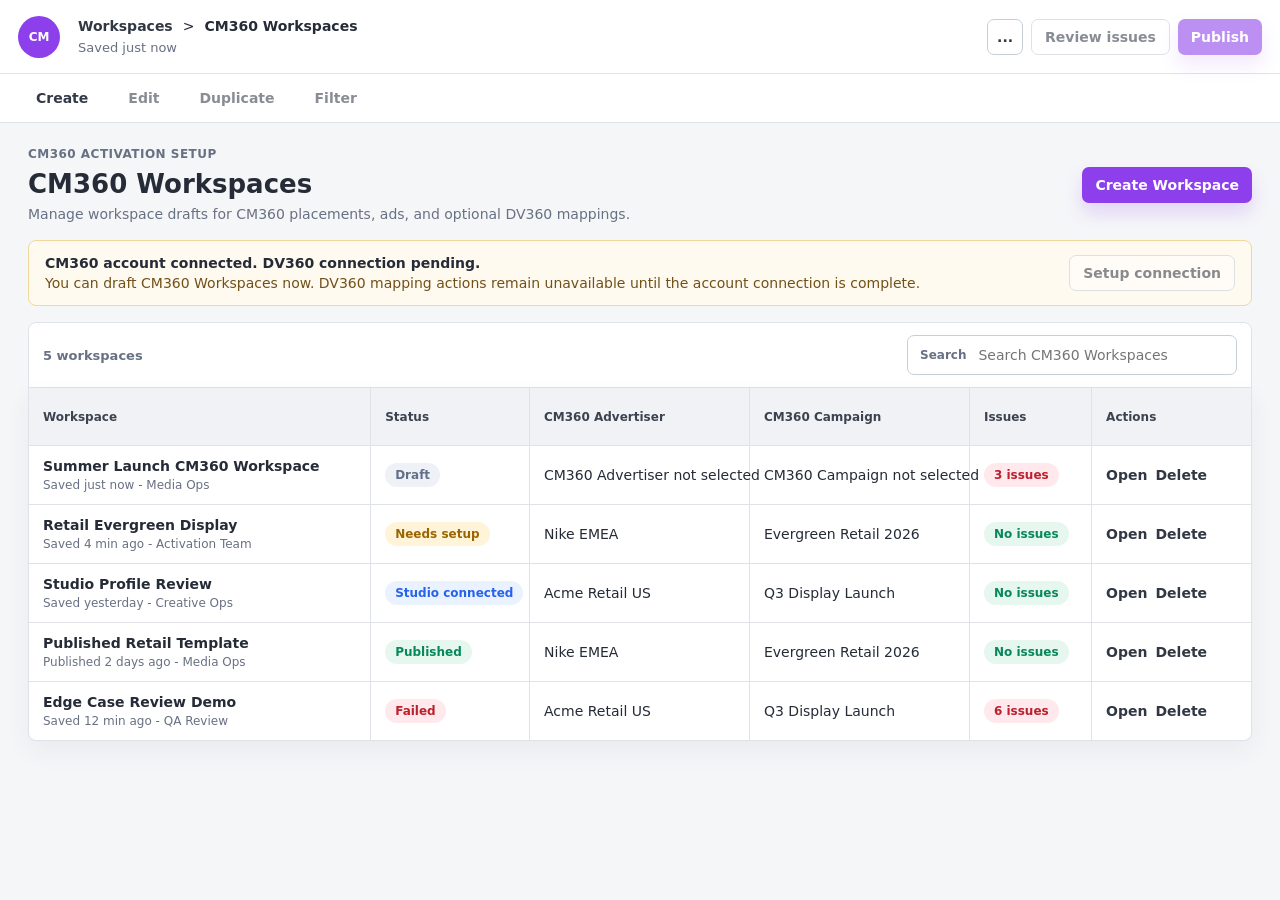
<file: cm360-workspace/index.html>
<!DOCTYPE html>
<html lang="en">
  <head>
    <meta charset="UTF-8" />
    <meta name="viewport" content="width=device-width, initial-scale=1.0" />
    <title>CM360 Workspaces Prototype</title>
    <link rel="stylesheet" href="./cm360-workspace.css" />
  </head>
  <body>
    <div id="cm360WorkspaceApp"></div>
    <noscript>This page requires JavaScript to run.</noscript>
    <script src="./data/cm360WorkspaceFixtures.js"></script>
    <script src="./data/cm360WorkspaceValidation.js"></script>
    <script src="./data/cm360WorkspaceAdapter.js"></script>
    <script src="./CM360WorkspaceApp.jsx"></script>
  </body>
</html>
</file>
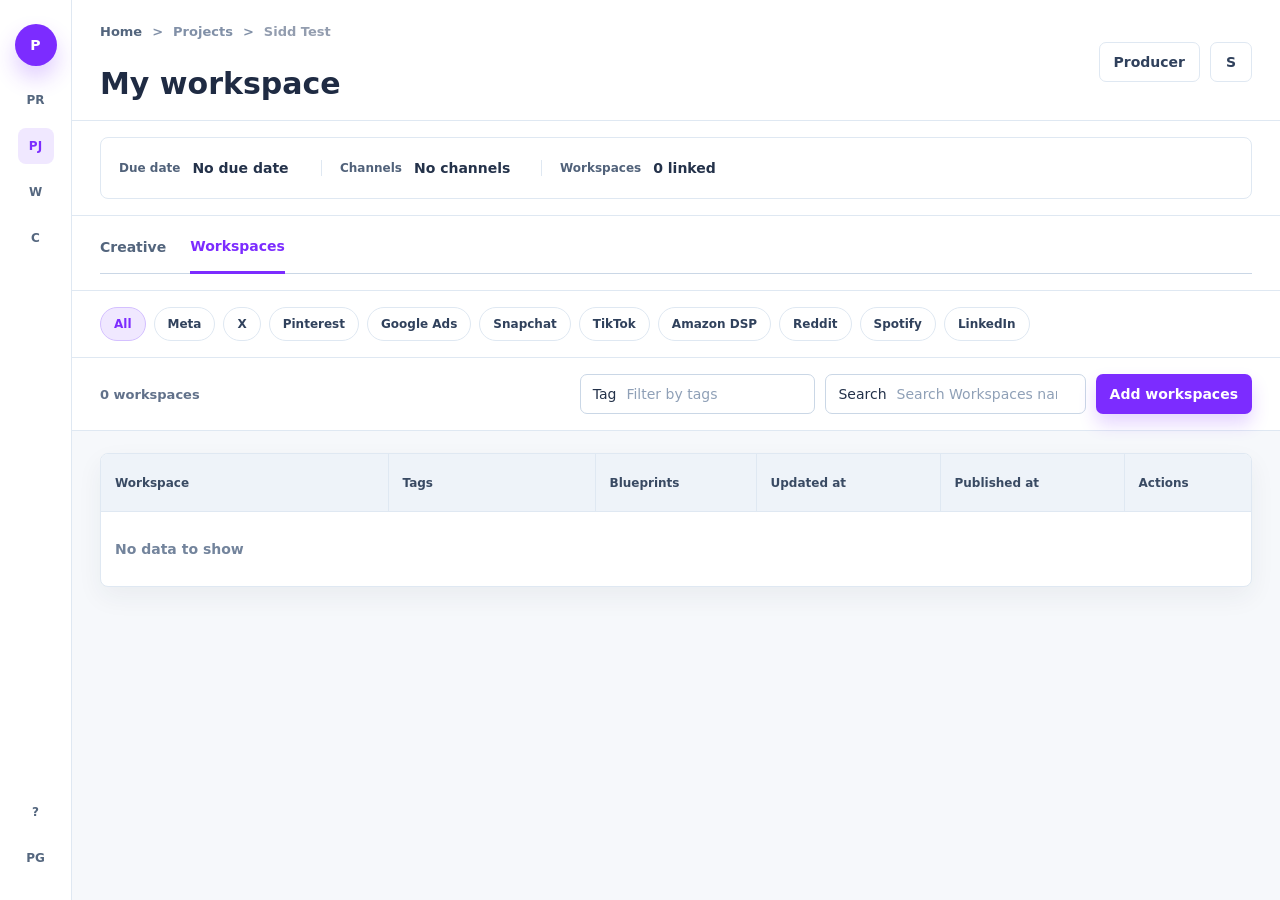
<file: projects/index.html>
<!DOCTYPE html>
<html lang="en">
  <head>
    <meta charset="UTF-8" />
    <meta name="viewport" content="width=device-width, initial-scale=1.0" />
    <title>Projects Prototype</title>
    <style>
      :root {
        color-scheme: light;
        --bg: #f6f8fb;
        --surface: #ffffff;
        --surface-soft: #f8fbff;
        --header: #eef3f9;
        --line: #dfe8f2;
        --line-strong: #cad7e6;
        --text: #24324a;
        --muted: #6f819c;
        --purple: #7c2cff;
        --purple-dark: #5f1ed8;
        --purple-soft: #f0e8ff;
        --green: #058b54;
        --green-soft: #e6faef;
        --blue: #0878bd;
        --blue-soft: #e7f4ff;
        --yellow: #9c6500;
        --yellow-soft: #fff4d6;
        --red: #e0194d;
        --shadow: 0 18px 54px rgba(30, 42, 62, 0.14);
      }

      * {
        box-sizing: border-box;
      }

      html,
      body {
        margin: 0;
        min-height: 100%;
      }

      body {
        background: var(--bg);
        color: var(--text);
        font-family: Inter, ui-sans-serif, system-ui, -apple-system, BlinkMacSystemFont, "Segoe UI", sans-serif;
        font-size: 14px;
        letter-spacing: 0;
      }

      button,
      input,
      select {
        font: inherit;
      }

      button {
        cursor: pointer;
      }

      [hidden] {
        display: none !important;
      }

      a {
        color: inherit;
      }

      button:focus-visible,
      input:focus-visible,
      select:focus-visible,
      a:focus-visible {
        outline: 3px solid #cbb7ff;
        outline-offset: 2px;
      }

      .projects-app {
        display: grid;
        grid-template-columns: 72px minmax(0, 1fr);
        min-height: 100vh;
      }

      .side-rail {
        align-items: center;
        background: #ffffff;
        border-right: 1px solid var(--line);
        display: flex;
        flex-direction: column;
        gap: 16px;
        padding: 24px 14px;
      }

      .brand {
        align-items: center;
        background: var(--purple);
        border-radius: 999px;
        box-shadow: 0 12px 22px rgba(124, 44, 255, 0.24);
        color: #fff;
        display: inline-flex;
        font-weight: 850;
        height: 42px;
        justify-content: center;
        text-decoration: none;
        width: 42px;
      }

      .rail-nav,
      .rail-footer {
        align-items: center;
        display: flex;
        flex-direction: column;
        gap: 10px;
        width: 100%;
      }

      .rail-footer {
        margin-top: auto;
      }

      .rail-button {
        align-items: center;
        background: transparent;
        border: 0;
        border-radius: 8px;
        color: #55677f;
        display: inline-flex;
        font-size: 12px;
        font-weight: 850;
        height: 36px;
        justify-content: center;
        text-decoration: none;
        width: 36px;
      }

      .rail-button.active {
        background: var(--purple-soft);
        color: var(--purple);
      }

      .rail-button:hover {
        background: var(--surface-soft);
      }

      .main-shell {
        min-width: 0;
      }

      .topbar {
        align-items: center;
        background: var(--surface);
        border-bottom: 1px solid var(--line);
        display: flex;
        gap: 20px;
        justify-content: space-between;
        padding: 24px 28px 20px;
      }

      .breadcrumb {
        align-items: center;
        color: #8190a7;
        display: flex;
        flex-wrap: wrap;
        font-size: 13px;
        font-weight: 750;
        gap: 10px;
        margin-bottom: 28px;
      }

      .breadcrumb a {
        color: #53657d;
        text-decoration: none;
      }

      .breadcrumb strong {
        color: #939daf;
        font-weight: 800;
      }

      h1 {
        color: #1f2b43;
        font-size: 30px;
        line-height: 1.1;
        margin: 0;
      }

      .top-actions,
      .toolbar-actions {
        align-items: center;
        display: flex;
        gap: 10px;
      }

      .primary-button,
      .secondary-button,
      .ghost-button,
      .icon-button {
        align-items: center;
        border-radius: 7px;
        display: inline-flex;
        font-weight: 800;
        gap: 8px;
        justify-content: center;
        min-height: 40px;
        padding: 0 14px;
        text-decoration: none;
        white-space: nowrap;
      }

      .primary-button {
        background: var(--purple);
        border: 0;
        box-shadow: 0 10px 18px rgba(124, 44, 255, 0.2);
        color: #fff;
      }

      .primary-button:hover {
        background: var(--purple-dark);
      }

      .secondary-button,
      .ghost-button,
      .icon-button {
        background: var(--surface);
        border: 1px solid var(--line);
        color: #30415c;
      }

      .secondary-button:hover,
      .ghost-button:hover,
      .icon-button:hover {
        background: var(--surface-soft);
      }

      .icon-button {
        padding: 0;
        width: 42px;
      }

      .summary-band,
      .tabs-band,
      .filters-band,
      .toolbar-band {
        background: var(--surface);
        border-bottom: 1px solid var(--line);
        padding: 16px 28px;
      }

      .summary-card {
        align-items: center;
        background: #fff;
        border: 1px solid var(--line);
        border-radius: 8px;
        display: flex;
        gap: 0;
        min-height: 62px;
        max-width: 1320px;
      }

      .summary-item {
        align-items: center;
        display: flex;
        gap: 12px;
        min-width: 220px;
        padding: 0 18px;
      }

      .summary-item + .summary-item {
        border-left: 1px solid var(--line);
      }

      .summary-label {
        color: #51627a;
        font-size: 12px;
        font-weight: 850;
      }

      .summary-value {
        color: #24324a;
        font-weight: 800;
        white-space: nowrap;
      }

      .tabs {
        border-bottom: 1px solid var(--line-strong);
        display: flex;
        gap: 24px;
        max-width: 1320px;
      }

      .tab {
        align-items: center;
        background: transparent;
        border: 0;
        color: #53657d;
        display: inline-flex;
        font-weight: 850;
        gap: 8px;
        margin-bottom: -1px;
        min-height: 42px;
        padding: 0 0 12px;
        white-space: nowrap;
      }

      .tab.active {
        border-bottom: 3px solid var(--purple);
        color: var(--purple);
      }

      .filters {
        align-items: center;
        display: flex;
        flex-wrap: nowrap;
        gap: 8px;
        max-width: 1320px;
        overflow-x: auto;
      }

      .filter-chip,
      .chip {
        align-items: center;
        background: #eef3f8;
        border: 1px solid transparent;
        border-radius: 999px;
        color: #53647b;
        display: inline-flex;
        font-size: 12px;
        font-weight: 850;
        gap: 6px;
        line-height: 1;
        min-height: 28px;
        max-width: 180px;
        overflow: hidden;
        padding: 0 10px;
        text-overflow: ellipsis;
        white-space: nowrap;
      }

      .filter-chip {
        background: var(--surface);
        border-color: var(--line);
        color: #30415c;
        min-height: 34px;
        padding: 0 13px;
      }

      .filter-chip.active {
        background: var(--purple-soft);
        border-color: #d4c0ff;
        color: var(--purple);
      }

      .chip.green {
        background: var(--green-soft);
        color: var(--green);
      }

      .chip.blue {
        background: var(--blue-soft);
        color: var(--blue);
      }

      .chip.yellow {
        background: var(--yellow-soft);
        color: var(--yellow);
      }

      .chip.gray {
        background: #eef2f7;
        color: #617088;
      }

      .toolbar-band {
        align-items: center;
        display: flex;
        gap: 12px;
        justify-content: space-between;
      }

      .toolbar-status {
        color: #61718a;
        font-size: 13px;
        font-weight: 800;
        white-space: nowrap;
      }

      .toolbar-actions {
        justify-content: flex-end;
        min-width: 0;
      }

      .field {
        align-items: center;
        background: #fff;
        border: 1px solid var(--line-strong);
        border-radius: 7px;
        display: flex;
        gap: 8px;
        height: 40px;
        padding: 0 12px;
      }

      .field input {
        border: 0;
        color: var(--text);
        height: 36px;
        min-width: 170px;
        outline: 0;
      }

      .field input::placeholder {
        color: #8fa0b7;
      }

      .workspace-area {
        padding: 22px 28px 30px;
      }

      .table-shell {
        background: var(--surface);
        border: 1px solid var(--line);
        border-radius: 8px;
        box-shadow: 0 10px 26px rgba(34, 49, 76, 0.06);
        max-width: 1320px;
        overflow: auto;
      }

      table {
        border-collapse: separate;
        border-spacing: 0;
        min-width: 1040px;
        table-layout: fixed;
        width: 100%;
      }

      th,
      td {
        border-bottom: 1px solid var(--line);
        border-right: 1px solid var(--line);
        height: 58px;
        padding: 12px 14px;
        text-align: left;
        vertical-align: middle;
      }

      th {
        background: var(--header);
        color: #394a63;
        font-size: 12px;
        font-weight: 850;
      }

      tr:last-child td {
        border-bottom: 0;
      }

      th:last-child,
      td:last-child {
        border-right: 0;
      }

      .name-cell {
        min-width: 0;
      }

      .workspace-name {
        color: #1f2b43;
        display: block;
        font-weight: 850;
        overflow: hidden;
        text-overflow: ellipsis;
        white-space: nowrap;
      }

      .workspace-sub {
        color: #71839d;
        display: block;
        font-size: 12px;
        margin-top: 3px;
        overflow: hidden;
        text-overflow: ellipsis;
        white-space: nowrap;
      }

      .chip-row {
        align-items: center;
        display: flex;
        flex-wrap: nowrap;
        gap: 6px;
        min-width: 0;
      }

      .empty-row td {
        color: #73849c;
        font-weight: 700;
        height: 74px;
      }

      .text-button {
        background: transparent;
        border: 0;
        color: #40516c;
        font-weight: 800;
        padding: 0;
      }

      .text-button:hover {
        color: var(--purple);
      }

      .modal-overlay {
        align-items: center;
        background: rgba(16, 24, 45, 0.34);
        bottom: 0;
        display: flex;
        justify-content: center;
        left: 0;
        padding: 24px;
        position: fixed;
        right: 0;
        top: 0;
        z-index: 100;
      }

      .modal-overlay[hidden] {
        display: none;
      }

      .modal {
        background: #fff;
        border: 1px solid var(--line);
        border-radius: 10px;
        box-shadow: var(--shadow);
        max-height: min(760px, calc(100vh - 48px));
        overflow: hidden;
        width: min(620px, 100%);
      }

      .modal-head,
      .modal-footer {
        align-items: center;
        display: flex;
        justify-content: space-between;
        padding: 18px 22px;
      }

      .modal-head {
        border-bottom: 1px solid var(--line);
      }

      .modal-head h2 {
        font-size: 16px;
        margin: 0;
      }

      .modal-close {
        background: transparent;
        border: 0;
        color: #6b7d95;
        font-size: 18px;
        height: 34px;
        padding: 0;
        width: 34px;
      }

      .modal-body {
        max-height: calc(100vh - 192px);
        overflow: auto;
        padding: 22px;
      }

      .modal-footer {
        border-top: 1px solid var(--line);
        gap: 10px;
      }

      .footer-left,
      .footer-right {
        align-items: center;
        display: flex;
        gap: 10px;
      }

      .section-label {
        color: #53657d;
        font-size: 12px;
        font-weight: 900;
        letter-spacing: 0.04em;
        margin-bottom: 12px;
        text-transform: uppercase;
      }

      .choice-grid {
        display: grid;
        gap: 12px;
        grid-template-columns: repeat(2, minmax(0, 1fr));
      }

      .choice-card {
        align-items: center;
        background: #fff;
        border: 1px solid var(--line);
        border-radius: 8px;
        color: #263650;
        display: flex;
        flex-direction: column;
        gap: 9px;
        min-height: 126px;
        padding: 18px;
      }

      .choice-card:hover,
      .choice-card.selected {
        background: #fbf8ff;
        border-color: #cdb8ff;
      }

      .choice-icon {
        align-items: center;
        background: var(--purple-soft);
        border-radius: 8px;
        color: var(--purple);
        display: inline-flex;
        font-size: 20px;
        font-weight: 900;
        height: 38px;
        justify-content: center;
        width: 38px;
      }

      .form-grid {
        display: grid;
        gap: 16px;
      }

      .form-row {
        display: grid;
        gap: 7px;
      }

      .form-row label {
        color: #40516c;
        font-size: 12px;
        font-weight: 850;
      }

      .form-row input,
      .form-row select {
        background: #fff;
        border: 1px solid var(--line-strong);
        border-radius: 7px;
        color: var(--text);
        min-height: 40px;
        padding: 0 11px;
      }

      .field-error {
        color: var(--red);
        font-size: 12px;
        font-weight: 800;
        min-height: 16px;
      }

      .existing-list {
        border: 1px solid var(--line);
        border-radius: 8px;
        overflow: hidden;
      }

      .existing-row {
        align-items: center;
        background: #fff;
        border-bottom: 1px solid var(--line);
        display: grid;
        gap: 12px;
        grid-template-columns: 24px minmax(0, 1fr) 120px;
        min-height: 68px;
        padding: 12px 14px;
      }

      .existing-row:last-child {
        border-bottom: 0;
      }

      .existing-row:hover {
        background: var(--surface-soft);
      }

      .existing-row input {
        height: 17px;
        width: 17px;
      }

      button[disabled] {
        cursor: not-allowed;
        opacity: 0.48;
      }

      .toast {
        background: #15213a;
        border-radius: 8px;
        bottom: 24px;
        box-shadow: var(--shadow);
        color: #fff;
        font-weight: 800;
        left: 50%;
        min-width: 260px;
        opacity: 0;
        padding: 13px 16px;
        pointer-events: none;
        position: fixed;
        text-align: center;
        transform: translate(-50%, 16px);
        transition: opacity 0.18s ease, transform 0.18s ease;
        z-index: 120;
      }

      .toast.show {
        opacity: 1;
        transform: translate(-50%, 0);
      }

      .sr-only {
        height: 1px;
        margin: -1px;
        overflow: hidden;
        padding: 0;
        position: absolute;
        width: 1px;
      }

      @media (max-width: 900px) {
        .projects-app {
          grid-template-columns: 1fr;
        }

        .side-rail {
          align-items: center;
          border-bottom: 1px solid var(--line);
          border-right: 0;
          flex-direction: row;
          overflow-x: auto;
          padding: 12px 16px;
        }

        .rail-nav,
        .rail-footer {
          flex-direction: row;
          width: auto;
        }

        .rail-footer {
          margin-left: auto;
          margin-top: 0;
        }

        .topbar,
        .toolbar-band {
          align-items: stretch;
          flex-direction: column;
        }

        .top-actions,
        .toolbar-actions {
          justify-content: flex-start;
        }

        .toolbar-actions {
          flex-wrap: wrap;
        }

        .summary-card {
          align-items: stretch;
          flex-direction: column;
        }

        .summary-item {
          min-height: 50px;
        }

        .summary-item + .summary-item {
          border-left: 0;
          border-top: 1px solid var(--line);
        }

        .field {
          width: 100%;
        }

        .field input {
          min-width: 0;
          width: 100%;
        }

        .choice-grid {
          grid-template-columns: 1fr;
        }
      }
    </style>
  </head>
  <body>
    <div class="projects-app">
      <aside class="side-rail" aria-label="Global navigation">
        <a class="brand" href="../index.html" id="railProducerLink" aria-label="Producer prototype">P</a>
        <nav class="rail-nav" aria-label="Primary">
          <a class="rail-button" href="../index.html" id="homeProducerLink" title="Producer" aria-label="Producer">PR</a>
          <span class="rail-button active" title="Projects" aria-label="Projects" aria-current="page">PJ</span>
          <button class="rail-button" type="button" title="Workspaces" aria-label="Workspaces">W</button>
          <button class="rail-button" type="button" title="Channels" aria-label="Channels">C</button>
        </nav>
        <div class="rail-footer">
          <button class="rail-button" type="button" title="Help" aria-label="Help">?</button>
          <button class="rail-button" type="button" title="Profile" aria-label="Profile">PG</button>
        </div>
      </aside>

      <div class="main-shell">
        <header class="topbar">
          <div>
            <nav class="breadcrumb" aria-label="Breadcrumb">
              <a href="../index.html" id="breadcrumbProducerLink">Home</a>
              <span aria-hidden="true">&gt;</span>
              <span>Projects</span>
              <span aria-hidden="true">&gt;</span>
              <strong aria-current="page">Sidd Test</strong>
            </nav>
            <h1>My workspace</h1>
          </div>
          <div class="top-actions">
            <a class="secondary-button" href="../index.html" id="topProducerLink">Producer</a>
            <button class="icon-button" type="button" title="Settings" aria-label="Project settings">S</button>
          </div>
        </header>

        <section class="summary-band" aria-label="Project summary">
          <div class="summary-card">
            <div class="summary-item">
              <span class="summary-label">Due date</span>
              <span class="summary-value">No due date</span>
            </div>
            <div class="summary-item">
              <span class="summary-label">Channels</span>
              <span class="summary-value" id="channelSummary">No channels</span>
            </div>
            <div class="summary-item">
              <span class="summary-label">Workspaces</span>
              <span class="summary-value" id="workspaceSummary">0 linked</span>
            </div>
          </div>
        </section>

        <section class="tabs-band" aria-label="Project sections">
          <div class="tabs" role="tablist" aria-label="Project tabs">
            <button class="tab" type="button" role="tab" aria-selected="false" data-tab="creative">Creative</button>
            <button class="tab active" type="button" role="tab" aria-selected="true" data-tab="workspaces">Workspaces</button>
          </div>
        </section>

        <section class="filters-band" aria-label="Channel filters">
          <div class="filters" id="channelFilters">
            <button class="filter-chip active" type="button" data-channel="All">All</button>
            <button class="filter-chip" type="button" data-channel="Meta">Meta</button>
            <button class="filter-chip" type="button" data-channel="X">X</button>
            <button class="filter-chip" type="button" data-channel="Pinterest">Pinterest</button>
            <button class="filter-chip" type="button" data-channel="Google Ads">Google Ads</button>
            <button class="filter-chip" type="button" data-channel="Snapchat">Snapchat</button>
            <button class="filter-chip" type="button" data-channel="TikTok">TikTok</button>
            <button class="filter-chip" type="button" data-channel="Amazon DSP">Amazon DSP</button>
            <button class="filter-chip" type="button" data-channel="Reddit">Reddit</button>
            <button class="filter-chip" type="button" data-channel="Spotify">Spotify</button>
            <button class="filter-chip" type="button" data-channel="LinkedIn">LinkedIn</button>
          </div>
        </section>

        <section class="toolbar-band" aria-label="Workspace tools">
          <div class="toolbar-status" id="tableStatus">0 workspaces</div>
          <div class="toolbar-actions">
            <label class="field" aria-label="Filter by tags">
              <span aria-hidden="true">Tag</span>
              <input id="tagFilter" type="search" placeholder="Filter by tags" />
            </label>
            <label class="field" aria-label="Search by name">
              <span aria-hidden="true">Search</span>
              <input id="nameSearch" type="search" placeholder="Search Workspaces name" />
            </label>
            <button class="primary-button" id="addWorkspaceButton" type="button" aria-haspopup="dialog" aria-expanded="false">
              Add workspaces
            </button>
          </div>
        </section>

        <main class="workspace-area">
          <div class="table-shell">
            <table id="projectTable" aria-label="Project workspaces table">
              <thead id="tableHead"></thead>
              <tbody id="tableBody"></tbody>
            </table>
          </div>
        </main>
      </div>
    </div>

    <div class="modal-overlay" id="workspaceModal" hidden>
      <section class="modal" role="dialog" aria-modal="true" aria-labelledby="workspaceModalTitle">
        <header class="modal-head">
          <h2 id="workspaceModalTitle">Add Workspaces to Project</h2>
          <button class="modal-close" id="closeWorkspaceModal" type="button" aria-label="Close">x</button>
        </header>

        <div class="modal-body">
          <div id="optionStep">
            <div class="section-label">Choose an option</div>
            <div class="choice-grid">
              <button class="choice-card" type="button" data-option="create">
                <span class="choice-icon" aria-hidden="true">+</span>
                <strong>Create New Workspace</strong>
              </button>
              <button class="choice-card" type="button" data-option="existing">
                <span class="choice-icon" aria-hidden="true">+</span>
                <strong>Add Existing Workspace</strong>
              </button>
            </div>
          </div>

          <div id="createStep" hidden>
            <div class="section-label">Create workspace</div>
            <div class="form-grid">
              <div class="form-row">
                <label for="workspaceName">Workspace name</label>
                <input id="workspaceName" type="text" placeholder="e.g. Q3 paid social workspace" />
              </div>
              <div class="form-row">
                <label for="workspaceChannel">Channel</label>
                <select id="workspaceChannel">
                  <option>Meta</option>
                  <option>X</option>
                  <option>Pinterest</option>
                  <option>Google Ads</option>
                  <option>CM360</option>
                  <option>Snapchat</option>
                  <option>TikTok</option>
                  <option>Amazon DSP</option>
                  <option>Reddit</option>
                  <option>Spotify</option>
                  <option>LinkedIn</option>
                </select>
              </div>
              <div class="form-row">
                <label for="workspaceTags">Tags</label>
                <input id="workspaceTags" type="text" placeholder="Launch, Paid social" />
              </div>
              <div class="field-error" id="createError" role="alert"></div>
            </div>
          </div>

          <div id="existingStep" hidden>
            <div class="section-label">Existing workspaces</div>
            <div class="existing-list" id="existingList"></div>
          </div>
        </div>

        <footer class="modal-footer">
          <div class="footer-left">
            <button class="ghost-button" id="backStepButton" type="button" hidden>Back</button>
          </div>
          <div class="footer-right">
            <button class="ghost-button" id="cancelWorkspaceModal" type="button">Cancel</button>
            <button class="primary-button" id="nextStepButton" type="button" disabled>Next</button>
            <button class="primary-button" id="createWorkspaceButton" type="button" hidden>Create Workspace</button>
            <button class="primary-button" id="addSelectedButton" type="button" hidden disabled>Add selected</button>
          </div>
        </footer>
      </section>
    </div>

    <div class="toast" id="toast" role="status" aria-live="polite"></div>

    <script>
      const existingWorkspaces = [
        {
          id: "retail-launch-q3",
          name: "Retail launch Q3",
          channel: "Meta",
          tags: ["Launch", "Paid social"],
          blueprints: 4,
          updatedAt: "Today, 10:45",
          publishedAt: "Not published",
          status: "Draft",
          statusStyle: "gray",
        },
        {
          id: "evergreen-search-us",
          name: "Evergreen search US",
          channel: "Google Ads",
          tags: ["Evergreen", "Search"],
          blueprints: 7,
          updatedAt: "Yesterday, 16:20",
          publishedAt: "Jun 12, 2026",
          status: "Live",
          statusStyle: "green",
        },
        {
          id: "holiday-video-testing",
          name: "Holiday video testing",
          channel: "TikTok",
          tags: ["Testing", "Video"],
          blueprints: 3,
          updatedAt: "Jun 11, 2026",
          publishedAt: "Scheduled",
          status: "Scheduled",
          statusStyle: "blue",
        },
        {
          id: "prospecting-audience-build",
          name: "Prospecting audience build",
          channel: "LinkedIn",
          tags: ["B2B", "Prospecting"],
          blueprints: 2,
          updatedAt: "Jun 10, 2026",
          publishedAt: "Not published",
          status: "Ready",
          statusStyle: "yellow",
        },
      ];

      const creativeColumns = `
        <tr>
          <th style="width: 32%">Creative</th>
          <th style="width: 16%">Format</th>
          <th style="width: 22%">Source workspace</th>
          <th style="width: 14%">Status</th>
          <th style="width: 16%">Updated at</th>
        </tr>
      `;

      const workspaceColumns = `
        <tr>
          <th style="width: 25%">Workspace</th>
          <th style="width: 18%">Tags</th>
          <th style="width: 14%">Blueprints</th>
          <th style="width: 16%">Updated at</th>
          <th style="width: 16%">Published at</th>
          <th style="width: 11%">Actions</th>
        </tr>
      `;

      const state = {
        activeTab: "workspaces",
        activeChannel: "All",
        selectedOption: "",
        selectedExisting: new Set(),
        toastTimer: 0,
        workspaces: [],
      };

      const tableHead = document.getElementById("tableHead");
      const tableBody = document.getElementById("tableBody");
      const tableStatus = document.getElementById("tableStatus");
      const channelSummary = document.getElementById("channelSummary");
      const workspaceSummary = document.getElementById("workspaceSummary");
      const tagFilter = document.getElementById("tagFilter");
      const nameSearch = document.getElementById("nameSearch");
      const modal = document.getElementById("workspaceModal");
      const addWorkspaceButton = document.getElementById("addWorkspaceButton");
      const closeWorkspaceModal = document.getElementById("closeWorkspaceModal");
      const cancelWorkspaceModal = document.getElementById("cancelWorkspaceModal");
      const optionStep = document.getElementById("optionStep");
      const createStep = document.getElementById("createStep");
      const existingStep = document.getElementById("existingStep");
      const nextStepButton = document.getElementById("nextStepButton");
      const backStepButton = document.getElementById("backStepButton");
      const createWorkspaceButton = document.getElementById("createWorkspaceButton");
      const addSelectedButton = document.getElementById("addSelectedButton");
      const existingList = document.getElementById("existingList");
      const workspaceName = document.getElementById("workspaceName");
      const workspaceChannel = document.getElementById("workspaceChannel");
      const workspaceTags = document.getElementById("workspaceTags");
      const createError = document.getElementById("createError");
      const toast = document.getElementById("toast");

      function escapeHtml(value) {
        return String(value)
          .replaceAll("&", "&amp;")
          .replaceAll("<", "&lt;")
          .replaceAll(">", "&gt;")
          .replaceAll('"', "&quot;")
          .replaceAll("'", "&#039;");
      }

      function chip(label, style = "gray") {
        return `<span class="chip ${style}">${escapeHtml(label)}</span>`;
      }

      function filteredWorkspaces() {
        const tagQuery = tagFilter.value.trim().toLowerCase();
        const nameQuery = nameSearch.value.trim().toLowerCase();

        return state.workspaces.filter((workspace) => {
          const channelMatches = state.activeChannel === "All" || workspace.channel === state.activeChannel;
          const nameMatches = !nameQuery || workspace.name.toLowerCase().includes(nameQuery);
          const tagMatches = !tagQuery || workspace.tags.some((tag) => tag.toLowerCase().includes(tagQuery));
          return channelMatches && nameMatches && tagMatches;
        });
      }

      function renderSummary() {
        workspaceSummary.textContent = `${state.workspaces.length} linked`;
        const channels = Array.from(new Set(state.workspaces.map((workspace) => workspace.channel)));
        channelSummary.textContent = channels.length ? channels.join(", ") : "No channels";
      }

      function renderTable() {
        renderSummary();

        if (state.activeTab === "creative") {
          tableHead.innerHTML = creativeColumns;
          tableStatus.textContent = "0 creatives";
          tableBody.innerHTML = `<tr class="empty-row"><td colspan="5">No creatives to show</td></tr>`;
          return;
        }

        const rows = filteredWorkspaces();
        tableHead.innerHTML = workspaceColumns;
        tableStatus.textContent = `${rows.length} workspace${rows.length === 1 ? "" : "s"}`;

        if (!rows.length) {
          tableBody.innerHTML = `<tr class="empty-row"><td colspan="6">${state.workspaces.length ? "No workspaces match current filters" : "No data to show"}</td></tr>`;
          return;
        }

        tableBody.innerHTML = rows
          .map(
            (workspace) => `
              <tr>
                <td class="name-cell">
                  <span class="workspace-name">${escapeHtml(workspace.name)}</span>
                  <span class="workspace-sub">${escapeHtml(workspace.channel)}</span>
                </td>
                <td>
                  <div class="chip-row">${workspace.tags.map((tag) => chip(tag)).join("")}</div>
                </td>
                <td>${workspace.blueprints}</td>
                <td>${escapeHtml(workspace.updatedAt)}</td>
                <td>${workspace.publishedAt === "Not published" ? `<span class="workspace-sub">${escapeHtml(workspace.publishedAt)}</span>` : chip(workspace.publishedAt, workspace.publishedAt === "Scheduled" ? "blue" : "green")}</td>
                <td><button class="text-button" type="button" data-open-workspace="${escapeHtml(workspace.id)}">Open</button></td>
              </tr>
            `
          )
          .join("");
      }

      function renderExistingList() {
        const linkedIds = new Set(state.workspaces.map((workspace) => workspace.id));
        const available = existingWorkspaces.filter((workspace) => !linkedIds.has(workspace.id));

        if (!available.length) {
          existingList.innerHTML = `<div class="existing-row"><span></span><div><span class="workspace-name">No available workspaces</span><span class="workspace-sub">All saved workspaces are linked to this project</span></div><span></span></div>`;
          addSelectedButton.disabled = true;
          return;
        }

        existingList.innerHTML = available
          .map(
            (workspace) => `
              <label class="existing-row">
                <input type="checkbox" value="${escapeHtml(workspace.id)}" ${state.selectedExisting.has(workspace.id) ? "checked" : ""} />
                <div>
                  <span class="workspace-name">${escapeHtml(workspace.name)}</span>
                  <span class="workspace-sub">${escapeHtml(workspace.tags.join(", "))}</span>
                </div>
                <span>${chip(workspace.channel, "gray")}</span>
              </label>
            `
          )
          .join("");
        addSelectedButton.disabled = state.selectedExisting.size === 0;
      }

      function showToast(message) {
        window.clearTimeout(state.toastTimer);
        toast.textContent = message;
        toast.classList.add("show");
        state.toastTimer = window.setTimeout(() => toast.classList.remove("show"), 2400);
      }

      function setModalStep(step) {
        optionStep.hidden = step !== "option";
        createStep.hidden = step !== "create";
        existingStep.hidden = step !== "existing";
        backStepButton.hidden = step === "option";
        nextStepButton.hidden = step !== "option";
        createWorkspaceButton.hidden = step !== "create";
        addSelectedButton.hidden = step !== "existing";

        if (step === "option") {
          nextStepButton.disabled = !state.selectedOption;
        }

        if (step === "existing") {
          renderExistingList();
        }
      }

      function resetModal() {
        state.selectedOption = "";
        state.selectedExisting.clear();
        workspaceName.value = "";
        workspaceChannel.value = "Meta";
        workspaceTags.value = "";
        createError.textContent = "";
        document.querySelectorAll(".choice-card").forEach((card) => card.classList.remove("selected"));
        setModalStep("option");
      }

      function openModal() {
        resetModal();
        modal.hidden = false;
        addWorkspaceButton.setAttribute("aria-expanded", "true");
        window.setTimeout(() => modal.querySelector(".choice-card").focus(), 0);
      }

      function closeModal() {
        modal.hidden = true;
        addWorkspaceButton.setAttribute("aria-expanded", "false");
        addWorkspaceButton.focus();
      }

      function createWorkspace() {
        const name = workspaceName.value.trim();
        if (!name) {
          createError.textContent = "Workspace name is required.";
          workspaceName.focus();
          return;
        }

        const tags = workspaceTags.value
          .split(",")
          .map((tag) => tag.trim())
          .filter(Boolean);

        state.workspaces.push({
          id: `workspace-${Date.now()}`,
          name,
          channel: workspaceChannel.value,
          tags: tags.length ? tags : ["Unassigned"],
          blueprints: 0,
          updatedAt: "Just now",
          publishedAt: "Not published",
          status: "Draft",
          statusStyle: "gray",
        });

        closeModal();
        renderTable();
        showToast("Workspace created and linked.");
      }

      function addSelectedExisting() {
        const selected = existingWorkspaces.filter((workspace) => state.selectedExisting.has(workspace.id));
        if (!selected.length) return;

        state.workspaces.push(...selected.map((workspace) => ({ ...workspace })));
        closeModal();
        renderTable();
        showToast(`${selected.length} workspace${selected.length === 1 ? "" : "s"} linked.`);
      }

      document.querySelectorAll(".tab").forEach((button) => {
        button.addEventListener("click", () => {
          state.activeTab = button.dataset.tab;
          document.querySelectorAll(".tab").forEach((tab) => {
            const isActive = tab === button;
            tab.classList.toggle("active", isActive);
            tab.setAttribute("aria-selected", String(isActive));
          });
          renderTable();
        });
      });

      document.getElementById("channelFilters").addEventListener("click", (event) => {
        const button = event.target.closest("[data-channel]");
        if (!button) return;
        state.activeChannel = button.dataset.channel;
        document.querySelectorAll("[data-channel]").forEach((chipButton) => chipButton.classList.toggle("active", chipButton === button));
        renderTable();
      });

      tagFilter.addEventListener("input", renderTable);
      nameSearch.addEventListener("input", renderTable);
      addWorkspaceButton.addEventListener("click", openModal);
      closeWorkspaceModal.addEventListener("click", closeModal);
      cancelWorkspaceModal.addEventListener("click", closeModal);
      backStepButton.addEventListener("click", () => setModalStep("option"));
      nextStepButton.addEventListener("click", () => setModalStep(state.selectedOption));
      createWorkspaceButton.addEventListener("click", createWorkspace);
      addSelectedButton.addEventListener("click", addSelectedExisting);

      modal.addEventListener("click", (event) => {
        if (event.target === modal) closeModal();

        const choice = event.target.closest("[data-option]");
        if (choice) {
          state.selectedOption = choice.dataset.option;
          document.querySelectorAll(".choice-card").forEach((card) => card.classList.toggle("selected", card === choice));
          nextStepButton.disabled = false;
        }
      });

      existingList.addEventListener("change", (event) => {
        if (event.target.matches('input[type="checkbox"]')) {
          if (event.target.checked) {
            state.selectedExisting.add(event.target.value);
          } else {
            state.selectedExisting.delete(event.target.value);
          }
          renderExistingList();
        }
      });

      tableBody.addEventListener("click", (event) => {
        const openButton = event.target.closest("[data-open-workspace]");
        if (openButton) showToast("Workspace opened.");
      });

      document.addEventListener("keydown", (event) => {
        if (event.key === "Escape" && !modal.hidden) closeModal();
      });

      ["railProducerLink", "homeProducerLink", "breadcrumbProducerLink", "topProducerLink"].forEach((id) => {
        const link = document.getElementById(id);
        link.addEventListener("click", (event) => {
          if (window.location.protocol === "file:") {
            event.preventDefault();
            window.location.href = "../index.html";
          }
        });
      });

      renderTable();
    </script>
  </body>
</html>
</file>
<file: cm360-workspace/cm360-workspace.css>
:root {
  color-scheme: light;
  --bg: #f5f6f8;
  --surface: #ffffff;
  --surface-soft: #f8f9fb;
  --panel: #fbfbfc;
  --line: #dfe3e8;
  --line-strong: #c8ced7;
  --text: #252b37;
  --muted: #687083;
  --purple: #8d3fec;
  --purple-dark: #7430c8;
  --purple-soft: #f1e8ff;
  --blue: #2563eb;
  --blue-soft: #eaf1ff;
  --green: #07875c;
  --green-soft: #e5f7ee;
  --yellow: #9a6400;
  --yellow-soft: #fff4d7;
  --red: #bd1f2d;
  --red-soft: #ffe9ec;
  --shadow: 0 18px 54px rgba(31, 38, 54, 0.14);
}

* {
  box-sizing: border-box;
}

html,
body {
  margin: 0;
  min-height: 100%;
}

body {
  background: var(--bg);
  color: var(--text);
  font-family: Inter, ui-sans-serif, system-ui, -apple-system, BlinkMacSystemFont, "Segoe UI", sans-serif;
  font-size: 14px;
  letter-spacing: 0;
}

button,
input,
select {
  font: inherit;
}

button {
  cursor: pointer;
}

button:focus-visible,
input:focus-visible,
select:focus-visible {
  outline: 3px solid #d7c1ff;
  outline-offset: 2px;
}

button[disabled] {
  cursor: not-allowed;
  opacity: 0.58;
}

.cm-app {
  min-height: 100vh;
}

.topbar {
  align-items: center;
  background: var(--surface);
  border-bottom: 1px solid var(--line);
  display: flex;
  gap: 18px;
  min-height: 74px;
  padding: 14px 18px;
}

.brand-mark {
  align-items: center;
  background: var(--purple);
  border-radius: 999px;
  color: #fff;
  display: inline-flex;
  flex: 0 0 auto;
  font-size: 12px;
  font-weight: 900;
  height: 42px;
  justify-content: center;
  width: 42px;
}

.topbar-copy {
  min-width: 0;
}

.breadcrumb {
  align-items: center;
  display: flex;
  gap: 10px;
  min-width: 0;
}

.breadcrumb strong {
  overflow: hidden;
  text-overflow: ellipsis;
  white-space: nowrap;
}

.crumb-button,
.text-button {
  background: transparent;
  border: 0;
  color: #313844;
  font-weight: 800;
  padding: 0;
}

.text-button:hover,
.crumb-button:hover {
  color: var(--purple);
}

.text-button.danger:hover {
  color: var(--red);
}

.sync-line {
  color: var(--muted);
  font-size: 13px;
  margin-top: 6px;
}

.topbar-actions,
.header-actions,
.row-actions {
  align-items: center;
  display: flex;
  gap: 8px;
  margin-left: auto;
}

.primary-button,
.secondary-button,
.ghost-button,
.icon-button,
.command-button,
.pill-button,
.status-filter {
  align-items: center;
  border-radius: 7px;
  display: inline-flex;
  font-weight: 800;
  gap: 8px;
  justify-content: center;
  min-height: 36px;
  padding: 0 13px;
  white-space: nowrap;
}

.primary-button {
  background: var(--purple);
  border: 0;
  box-shadow: 0 10px 18px rgba(141, 63, 236, 0.18);
  color: #fff;
}

.primary-button:hover {
  background: var(--purple-dark);
}

.secondary-button,
.ghost-button,
.icon-button,
.command-button,
.pill-button,
.status-filter {
  background: var(--surface);
  border: 1px solid var(--line-strong);
  color: #333a46;
}

.secondary-button:hover,
.ghost-button:hover,
.icon-button:hover,
.command-button:hover,
.pill-button:hover,
.status-filter:hover {
  background: var(--surface-soft);
}

.icon-button {
  min-width: 36px;
  padding: 0;
}

.commandbar {
  align-items: center;
  background: var(--surface);
  border-bottom: 1px solid var(--line);
  display: flex;
  gap: 12px;
  min-height: 46px;
  padding: 6px 22px;
}

.command-button {
  border-color: transparent;
}

.list-layout {
  margin: 0 auto;
  max-width: 1320px;
  padding: 24px 28px 40px;
}

.list-header {
  align-items: center;
  display: flex;
  gap: 20px;
  justify-content: space-between;
  margin-bottom: 18px;
}

.eyebrow {
  color: var(--muted);
  font-size: 12px;
  font-weight: 900;
  letter-spacing: 0.04em;
  margin-bottom: 8px;
  text-transform: uppercase;
}

h1,
h2,
h3,
p {
  margin: 0;
}

h1 {
  font-size: 26px;
  line-height: 1.2;
}

h2 {
  font-size: 18px;
  line-height: 1.25;
}

h3 {
  font-size: 15px;
  line-height: 1.25;
}

.list-header p,
.card-head p,
.panel-section p,
.subsection-head p {
  color: var(--muted);
  margin-top: 6px;
}

.notice-band {
  align-items: center;
  background: #fffaf0;
  border: 1px solid #f1d79a;
  border-radius: 8px;
  display: flex;
  gap: 18px;
  justify-content: space-between;
  margin-bottom: 16px;
  padding: 14px 16px;
}

.notice-band strong,
.notice-band span {
  display: block;
}

.notice-band span {
  color: #725018;
  margin-top: 4px;
}

.toolbar-band {
  align-items: center;
  background: var(--surface);
  border: 1px solid var(--line);
  border-radius: 8px 8px 0 0;
  display: flex;
  gap: 12px;
  justify-content: space-between;
  padding: 12px 14px;
}

.toolbar-status {
  color: var(--muted);
  font-size: 13px;
  font-weight: 850;
}

.search-field {
  align-items: center;
  background: var(--surface);
  border: 1px solid var(--line-strong);
  border-radius: 7px;
  display: flex;
  gap: 10px;
  min-width: 330px;
  padding: 0 12px;
}

.search-field span {
  color: var(--muted);
  font-size: 12px;
  font-weight: 900;
}

.search-field input {
  border: 0;
  color: var(--text);
  height: 38px;
  min-width: 0;
  outline: 0;
  width: 100%;
}

.table-shell {
  background: var(--surface);
  border: 1px solid var(--line);
  border-radius: 0 0 8px 8px;
  border-top: 0;
  box-shadow: 0 10px 26px rgba(34, 49, 76, 0.06);
  overflow: auto;
}

table {
  border-collapse: separate;
  border-spacing: 0;
  min-width: 1040px;
  table-layout: fixed;
  width: 100%;
}

th,
td {
  border-bottom: 1px solid var(--line);
  border-right: 1px solid var(--line);
  height: 58px;
  padding: 12px 14px;
  text-align: left;
  vertical-align: middle;
}

th {
  background: #f0f2f5;
  color: #3c4350;
  font-size: 12px;
  font-weight: 900;
}

tr:last-child td {
  border-bottom: 0;
}

tr.disabled-row {
  background: var(--surface-soft);
  color: var(--muted);
}

tr.disabled-row .workspace-name {
  color: var(--muted);
}

tr.disabled-row input {
  cursor: not-allowed;
}

th:last-child,
td:last-child {
  border-right: 0;
}

.workspace-name,
.workspace-sub,
.truncate {
  overflow: hidden;
  text-overflow: ellipsis;
  white-space: nowrap;
}

.workspace-name {
  color: var(--text);
  display: block;
  font-weight: 900;
}

.workspace-sub {
  color: var(--muted);
  display: block;
  font-size: 12px;
  margin-top: 4px;
}

.chip {
  align-items: center;
  background: #edf1f6;
  border: 1px solid transparent;
  border-radius: 999px;
  color: #596273;
  display: inline-flex;
  font-size: 12px;
  font-weight: 900;
  line-height: 1;
  max-width: 180px;
  min-height: 24px;
  overflow: hidden;
  padding: 0 9px;
  text-overflow: ellipsis;
  white-space: nowrap;
}

.chip.green {
  background: var(--green-soft);
  color: var(--green);
}

.chip.blue {
  background: var(--blue-soft);
  color: var(--blue);
}

.chip.yellow {
  background: var(--yellow-soft);
  color: var(--yellow);
}

.chip.red {
  background: var(--red-soft);
  color: var(--red);
}

.chip.gray {
  background: #eef2f7;
  color: #617088;
}

.empty-row td {
  height: 220px;
  padding: 0;
}

.empty-state {
  align-items: center;
  display: flex;
  flex-direction: column;
  gap: 10px;
  justify-content: center;
  min-height: 220px;
  text-align: center;
}

.empty-state span {
  color: var(--muted);
  max-width: 460px;
}

.detail-layout {
  display: grid;
  grid-template-columns: 548px minmax(520px, 1fr) 532px;
  min-height: calc(100vh - 120px);
}

.workspace-tree {
  background: var(--surface);
  border-right: 1px solid var(--line);
  min-width: 0;
}

.filter-block {
  border-bottom: 1px solid var(--line);
  padding: 12px 8px 8px;
}

.filter-title {
  font-size: 16px;
  margin-bottom: 10px;
}

.status-filters {
  display: flex;
  flex-wrap: wrap;
  gap: 6px;
}

.status-filter.active,
.pill-button.active {
  background: var(--purple-soft);
  border-color: #b789f7;
  box-shadow: inset 0 0 0 1px #b789f7;
  color: #2d223c;
}

.select-row {
  align-items: center;
  border-bottom: 1px solid var(--line);
  display: flex;
  gap: 8px;
  padding: 8px;
}

.tree-list {
  padding-top: 6px;
}

.tree-branch {
  display: grid;
}

.tree-node {
  align-items: center;
  background: transparent;
  border-left: 3px solid transparent;
  color: var(--text);
  display: grid;
  gap: 4px;
  grid-template-columns: 28px minmax(0, 1fr);
  min-height: 52px;
  padding: 4px 10px 4px 8px;
  width: 100%;
}

.tree-node.level-1 {
  padding-left: 28px;
}

.tree-node.level-2 {
  padding-left: 56px;
}

.tree-node.active {
  background: #f4efff;
  border-left-color: var(--purple);
}

.tree-node:hover {
  background: var(--surface-soft);
}

.tree-toggle,
.tree-toggle-spacer {
  align-items: center;
  align-self: stretch;
  background: transparent;
  border: 0;
  color: #3b4350;
  display: inline-flex;
  font-weight: 900;
  justify-content: center;
  padding: 0;
  width: 28px;
}

.tree-toggle:hover {
  color: var(--purple);
}

.tree-select {
  align-items: center;
  background: transparent;
  border: 0;
  color: var(--text);
  display: grid;
  gap: 10px;
  grid-template-columns: 22px minmax(0, 1fr) auto;
  min-height: 44px;
  padding: 5px 4px;
  text-align: left;
  width: 100%;
}

.tree-icon {
  background: #e2e6ee;
  border-radius: 6px;
  height: 22px;
  position: relative;
  width: 22px;
}

.tree-icon::after {
  background: #6e788b;
  border-radius: 999px;
  content: "";
  height: 6px;
  left: 8px;
  position: absolute;
  top: 8px;
  width: 6px;
}

.tree-copy {
  min-width: 0;
}

.tree-copy strong,
.tree-copy span {
  display: block;
}

.tree-copy strong {
  overflow: hidden;
  text-overflow: ellipsis;
  white-space: nowrap;
}

.tree-copy span {
  color: var(--muted);
  font-size: 12px;
  margin-top: 3px;
  overflow: hidden;
  text-overflow: ellipsis;
  white-space: nowrap;
}

.tree-empty {
  color: var(--muted);
  font-size: 13px;
  font-weight: 800;
  min-height: 38px;
  padding: 10px 14px 10px 66px;
}

.tree-empty.level-2 {
  padding-left: 94px;
}

.detail-main {
  background: var(--bg);
  min-width: 0;
  padding: 16px 48px 44px;
}

.workspace-detail-header,
.content-card {
  background: var(--surface);
  border: 1px solid var(--line);
  border-radius: 8px;
  box-shadow: 0 10px 26px rgba(34, 49, 76, 0.04);
}

.workspace-detail-header {
  align-items: flex-start;
  display: flex;
  gap: 18px;
  justify-content: space-between;
  margin: 0 auto 16px;
  max-width: 760px;
  padding: 18px 20px;
}

.title-line {
  align-items: center;
  display: flex;
  flex-wrap: wrap;
  gap: 10px;
}

.title-line h1 {
  font-size: 20px;
}

.meta-grid {
  color: var(--muted);
  display: grid;
  gap: 6px 16px;
  grid-template-columns: repeat(2, minmax(0, 1fr));
  margin-top: 12px;
}

.content-card {
  margin: 0 auto;
  margin-bottom: 16px;
  max-width: 760px;
  overflow: hidden;
}

.card-head {
  align-items: flex-start;
  border-bottom: 1px solid var(--line);
  display: flex;
  gap: 16px;
  justify-content: space-between;
  padding: 18px 22px;
}

.placeholder-table {
  padding: 22px;
}

.form-panel {
  display: grid;
  gap: 16px;
  padding: 22px;
}

.form-grid {
  display: grid;
  gap: 16px;
  grid-template-columns: repeat(2, minmax(0, 1fr));
}

.placeholder-row {
  align-items: center;
  border-bottom: 1px solid var(--line);
  display: flex;
  gap: 18px;
  justify-content: space-between;
  min-height: 54px;
}

.placeholder-row:first-child {
  border-top: 1px solid var(--line);
}

.placeholder-row span {
  color: var(--muted);
  font-weight: 800;
}

.placeholder-row strong {
  font-weight: 800;
  text-align: right;
}

.callout,
.readonly-box {
  background: var(--surface-soft);
  border: 1px solid var(--line);
  border-radius: 8px;
  color: var(--muted);
  padding: 12px 14px;
}

.callout {
  margin: 0 22px 22px;
}

.callout strong,
.callout span {
  display: block;
}

.callout strong {
  color: var(--text);
  margin-bottom: 4px;
}

.lock-notice {
  background: #fffaf0;
  border: 1px solid #f1d79a;
  border-radius: 8px;
  color: #725018;
  display: grid;
  gap: 4px;
  padding: 12px 14px;
}

.lock-notice strong {
  color: var(--text);
}

.lock-fieldset {
  border: 0;
  display: grid;
  gap: 16px;
  margin: 0;
  min-width: 0;
  padding: 0;
}

.lock-fieldset[disabled] {
  opacity: 0.72;
}

.right-panel {
  background: var(--surface);
  border-left: 1px solid var(--line);
  min-width: 0;
  padding: 18px 16px;
}

.panel-title {
  color: #7a808b;
  font-size: 13px;
  font-weight: 900;
  margin-bottom: 14px;
}

.issue-summary {
  border-bottom: 1px solid var(--line);
  color: var(--muted);
  display: grid;
  gap: 8px;
  padding: 0 0 18px;
}

.issue-summary strong {
  color: var(--text);
}

.issue-summary span {
  color: var(--muted);
  line-height: 1.4;
}

.issue-summary.has-issues strong {
  color: var(--red);
}

.issue-list {
  display: grid;
  gap: 8px;
}

.issue-list.empty {
  color: var(--muted);
}

.issue-row {
  border: 1px solid var(--line);
  border-left-width: 3px;
  border-radius: 8px;
  align-items: flex-start;
  display: flex;
  gap: 4px;
  justify-content: space-between;
  padding: 10px 12px;
}

.issue-row.blocking {
  background: var(--red-soft);
  border-left-color: var(--red);
}

.issue-row.warning {
  background: var(--yellow-soft);
  border-left-color: var(--yellow);
}

.issue-row span {
  color: var(--muted);
  font-size: 12px;
  font-weight: 900;
}

.issue-row strong {
  color: var(--text);
  font-size: 13px;
  line-height: 1.35;
}

.issue-more {
  color: var(--muted);
  font-size: 12px;
  font-weight: 900;
  padding: 2px 4px;
}

.issue-action {
  flex: 0 0 auto;
  font-size: 12px;
  margin-top: 2px;
}

.preview-card,
.panel-section {
  border-bottom: 1px solid var(--line);
  padding: 16px 0;
}

.preview-card-head {
  align-items: center;
  border: 1px solid var(--line);
  border-radius: 8px;
  display: flex;
  gap: 10px;
  min-height: 50px;
  padding: 10px 12px;
}

dl {
  margin: 16px 0 0;
}

dl div {
  display: grid;
  gap: 6px;
  grid-template-columns: 130px minmax(0, 1fr);
  margin-bottom: 10px;
}

dt {
  color: var(--muted);
  font-weight: 800;
}

dd {
  margin: 0;
  min-width: 0;
}

.modal-overlay {
  align-items: center;
  background: rgba(18, 28, 45, 0.42);
  display: flex;
  inset: 0;
  justify-content: center;
  padding: 28px;
  position: fixed;
  z-index: 90;
}

.modal {
  background: var(--surface);
  border: 1px solid var(--line);
  border-radius: 8px;
  box-shadow: var(--shadow);
  overflow: hidden;
  width: min(560px, 100%);
}

.modal-head,
.modal-footer {
  align-items: center;
  display: flex;
  justify-content: space-between;
  padding: 18px 22px;
}

.modal-head {
  border-bottom: 1px solid var(--line);
}

.modal-close {
  background: transparent;
  border: 0;
  color: var(--muted);
  font-size: 18px;
}

.modal-body {
  padding: 22px;
}

.modal-footer {
  border-top: 1px solid var(--line);
  gap: 10px;
  justify-content: flex-end;
}

.field {
  display: grid;
  gap: 7px;
  margin-bottom: 14px;
}

.field > span,
.field label {
  color: #40516c;
  font-size: 12px;
  font-weight: 900;
}

.field input,
.field select {
  background: #fff;
  border: 1px solid var(--line-strong);
  border-radius: 7px;
  color: var(--text);
  min-height: 40px;
  padding: 0 11px;
  width: 100%;
}

.field small {
  color: var(--muted);
  line-height: 1.35;
}

.summary-strip {
  background: var(--surface-soft);
  border: 1px solid var(--line);
  border-radius: 8px;
  display: grid;
  gap: 0;
  grid-template-columns: repeat(3, minmax(0, 1fr));
  overflow: hidden;
}

.summary-strip div {
  border-right: 1px solid var(--line);
  display: grid;
  gap: 5px;
  min-width: 0;
  padding: 12px 14px;
}

.summary-strip div:last-child {
  border-right: 0;
}

.summary-strip span,
.muted-text {
  color: var(--muted);
}

.summary-strip span {
  font-size: 12px;
  font-weight: 900;
}

.summary-strip strong {
  overflow: hidden;
  text-overflow: ellipsis;
  white-space: nowrap;
}

.validation-list {
  background: #f8fbf8;
  border: 1px solid #cde8dc;
  border-radius: 8px;
  display: grid;
  gap: 8px;
  padding: 10px 12px;
}

.validation-list.has-issues {
  background: var(--red-soft);
  border-color: #f5b8c0;
}

.validation-item {
  color: var(--red);
  font-size: 13px;
  font-weight: 800;
}

.validation-item.muted {
  color: var(--green);
}

.checkbox-panel {
  border: 1px solid var(--line);
  border-radius: 8px;
  display: grid;
  overflow: hidden;
}

.checkbox-panel.disabled {
  background: var(--surface-soft);
}

.checkbox-row {
  align-items: center;
  background: var(--surface);
  border-bottom: 1px solid var(--line);
  display: grid;
  gap: 12px;
  grid-template-columns: 18px minmax(170px, 1fr) minmax(180px, 1fr);
  min-height: 58px;
  padding: 10px 12px;
}

.checkbox-row:last-child {
  border-bottom: 0;
}

.checkbox-row input {
  height: 16px;
  width: 16px;
}

.checkbox-row span,
.checkbox-row strong,
.checkbox-row em {
  display: block;
  min-width: 0;
}

.checkbox-row strong {
  overflow: hidden;
  text-overflow: ellipsis;
  white-space: nowrap;
}

.checkbox-row em {
  color: var(--muted);
  font-size: 12px;
  font-style: normal;
  margin-top: 3px;
}

.disabled-note,
.table-empty {
  color: var(--muted);
  padding: 14px;
}

.format-chip-list {
  align-items: center;
  display: flex;
  flex-wrap: wrap;
  gap: 6px;
}

.inline-table-shell {
  border: 1px solid var(--line);
  border-radius: 8px;
  overflow: auto;
}

.compact-table {
  min-width: 760px;
}

.compact-table th,
.compact-table td {
  height: 54px;
  padding: 10px 12px;
}

.dv360-table {
  min-width: 980px;
}

.ad-blueprint-table {
  min-width: 1060px;
}

.preview-table {
  min-width: 880px;
}

.dco-creative-table {
  min-width: 860px;
}

.audience-table {
  min-width: 1100px;
}

.studio-map-table {
  min-width: 820px;
}

.subsection-panel {
  border: 1px solid var(--line);
  border-radius: 8px;
  display: grid;
  gap: 14px;
  overflow: hidden;
  padding: 14px;
}

.subsection-head,
.subsection-actions,
.toggle-row,
.csv-placeholder {
  align-items: center;
  display: flex;
  gap: 14px;
  justify-content: space-between;
}

.placement-summary-grid {
  background: var(--surface-soft);
  border: 1px solid var(--line);
  border-radius: 8px;
  display: grid;
  grid-template-columns: 2fr 2fr 1fr;
  overflow: hidden;
}

.placement-summary-grid div {
  border-right: 1px solid var(--line);
  display: grid;
  gap: 5px;
  min-width: 0;
  padding: 11px 12px;
}

.placement-summary-grid div:last-child {
  border-right: 0;
}

.placement-summary-grid span,
.toggle-row span,
.csv-placeholder span {
  color: var(--muted);
}

.placement-summary-grid span {
  font-size: 12px;
  font-weight: 900;
}

.placement-summary-grid strong,
.csv-placeholder strong,
.toggle-row strong {
  display: block;
}

.toggle-row,
.csv-placeholder {
  background: var(--surface-soft);
  border: 1px solid var(--line);
  border-radius: 8px;
  padding: 12px 14px;
}

.switch-control {
  align-items: center;
  background: var(--surface);
  border: 1px solid var(--line-strong);
  border-radius: 999px;
  display: inline-flex;
  flex: 0 0 auto;
  gap: 8px;
  min-height: 34px;
  padding: 0 12px;
}

.switch-control input {
  accent-color: var(--purple);
  height: 16px;
  width: 16px;
}

.switch-control span {
  color: var(--text);
  font-size: 12px;
  font-weight: 900;
}

.table-field {
  display: grid;
  gap: 6px;
}

.table-field select {
  background: #fff;
  border: 1px solid var(--line-strong);
  border-radius: 7px;
  color: var(--text);
  min-height: 36px;
  padding: 6px 8px;
  width: 100%;
}

.table-field select[multiple] {
  min-height: 82px;
}

.table-field small {
  color: var(--muted);
  display: block;
  font-size: 12px;
  line-height: 1.3;
}

.stacked-actions {
  align-items: flex-start;
  flex-direction: column;
  gap: 5px;
}

.advanced-box {
  background: var(--surface-soft);
  border: 1px solid var(--line);
  border-radius: 8px;
  display: grid;
  gap: 10px;
  padding: 12px 14px;
}

.nested-section {
  background: var(--surface-soft);
  border: 1px solid var(--line);
  border-radius: 8px;
  display: grid;
  gap: 14px;
  padding: 14px;
}

.compact-subsection-head {
  padding: 0;
}

.advanced-grid {
  display: grid;
  gap: 8px 14px;
  grid-template-columns: minmax(180px, 1fr) minmax(0, 1fr);
}

.advanced-grid span {
  color: var(--muted);
  font-size: 12px;
  font-weight: 900;
}

.advanced-grid em {
  color: var(--text);
  font-style: normal;
}

.value-mode-field {
  display: grid;
  gap: 10px;
}

.compact-field {
  max-width: 360px;
}

.table-empty {
  background: var(--surface-soft);
  border: 1px solid var(--line);
  border-radius: 8px;
  display: grid;
  gap: 5px;
}

.table-empty strong {
  color: var(--text);
}

.guard-empty {
  align-items: flex-start;
  gap: 8px;
}

.dco-upload-disabled {
  margin: 0;
}

.publishing-body {
  display: grid;
  gap: 14px;
  padding: 18px 22px;
}

.readiness-strip,
.publishing-step-list {
  display: grid;
  gap: 10px;
}

.readiness-strip {
  grid-template-columns: repeat(2, minmax(0, 1fr));
}

.readiness-strip div,
.publishing-step {
  align-items: center;
  background: var(--surface-soft);
  border: 1px solid var(--line);
  border-radius: 8px;
  display: flex;
  gap: 12px;
  justify-content: space-between;
  min-height: 44px;
  padding: 10px 12px;
}

.readiness-strip span,
.publishing-step span {
  color: var(--muted);
  font-size: 12px;
  font-weight: 900;
}

.field-error {
  color: var(--red);
  font-size: 12px;
  font-weight: 800;
  min-height: 16px;
}

.toast {
  background: #15213a;
  border-radius: 8px;
  bottom: 24px;
  box-shadow: var(--shadow);
  color: #fff;
  font-weight: 800;
  left: 50%;
  min-width: 220px;
  opacity: 0;
  padding: 13px 16px;
  pointer-events: none;
  position: fixed;
  text-align: center;
  transform: translate(-50%, 16px);
  transition: opacity 0.18s ease, transform 0.18s ease;
  z-index: 120;
}

.toast.show {
  opacity: 1;
  transform: translate(-50%, 0);
}

@media (max-width: 1280px) {
  .detail-layout {
    grid-template-columns: 360px minmax(420px, 1fr);
  }

  .right-panel {
    display: none;
  }

  .detail-main {
    padding-left: 28px;
    padding-right: 28px;
  }
}

@media (max-width: 860px) {
  .topbar,
  .list-header,
  .toolbar-band,
  .workspace-detail-header {
    align-items: stretch;
    flex-direction: column;
  }

  .topbar-actions,
  .header-actions {
    margin-left: 0;
  }

  .detail-layout {
    display: block;
  }

  .workspace-tree {
    border-bottom: 1px solid var(--line);
    border-right: 0;
  }

  .search-field {
    min-width: 0;
    width: 100%;
  }

  .meta-grid {
    grid-template-columns: 1fr;
  }

  .readiness-strip {
    grid-template-columns: 1fr;
  }
}
</file>
